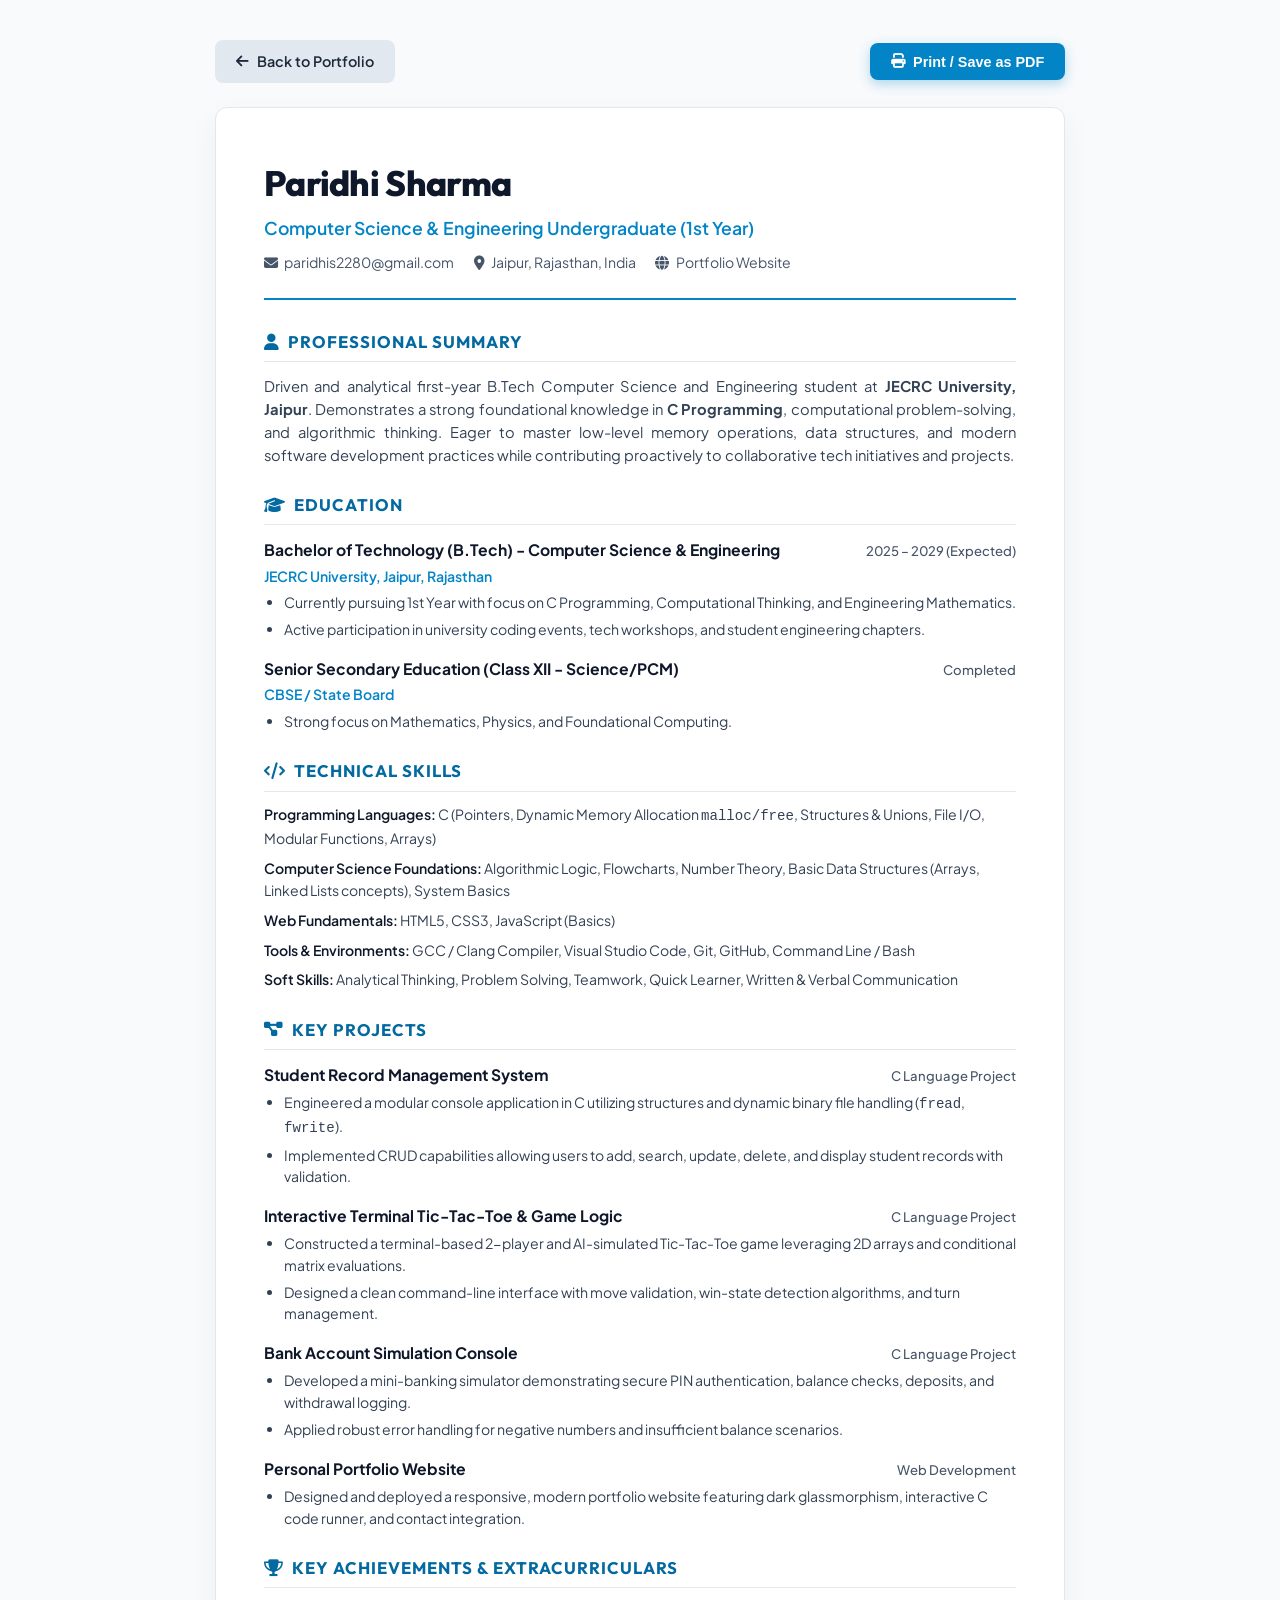
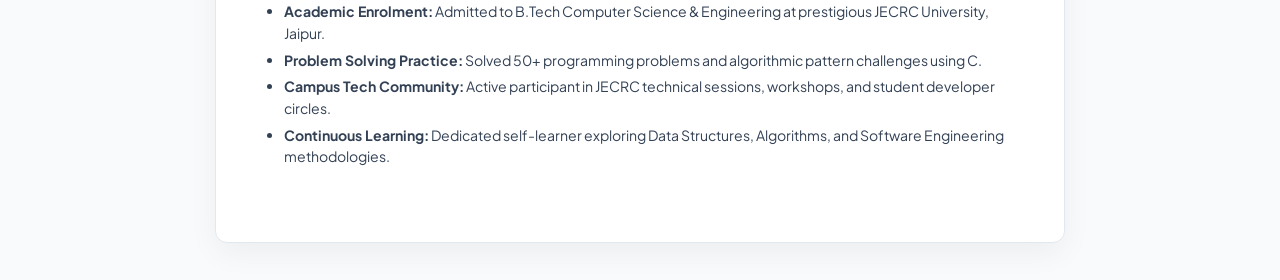
<file: resume.html>
<!DOCTYPE html>
<html lang="en">
<head>
  <meta charset="UTF-8">
  <meta name="viewport" content="width=device-width, initial-scale=1.0">
  <title>Paridhi Sharma - Resume / Curriculum Vitae</title>
  <link rel="preconnect" href="https://fonts.googleapis.com">
  <link rel="preconnect" href="https://fonts.gstatic.com" crossorigin>
  <link href="https://fonts.googleapis.com/css2?family=Outfit:wght@400;600;700;800&family=Plus+Jakarta+Sans:wght@400;500;600;700&display=swap" rel="stylesheet">
  <link rel="stylesheet" href="https://cdnjs.cloudflare.com/ajax/libs/font-awesome/6.5.1/css/all.min.css">
  <style>
    :root {
      --primary: #0284c7;
      --primary-dark: #0369a1;
      --text-dark: #0f172a;
      --text-muted: #475569;
      --bg-page: #f8fafc;
      --border: #e2e8f0;
      --card-bg: #ffffff;
    }

    * {
      box-sizing: border-box;
      margin: 0;
      padding: 0;
    }

    body {
      font-family: 'Plus Jakarta Sans', sans-serif;
      background: var(--bg-page);
      color: var(--text-dark);
      line-height: 1.55;
      padding: 2.5rem 1rem;
    }

    .top-action-bar {
      max-width: 850px;
      margin: 0 auto 1.5rem auto;
      display: flex;
      justify-content: space-between;
      align-items: center;
      gap: 1rem;
    }

    .btn-action {
      display: inline-flex;
      align-items: center;
      gap: 0.5rem;
      padding: 0.65rem 1.3rem;
      border-radius: 8px;
      font-weight: 600;
      font-size: 0.9rem;
      text-decoration: none;
      cursor: pointer;
      border: none;
      transition: all 0.2s;
    }

    .btn-back {
      background: #e2e8f0;
      color: #1e293b;
    }
    .btn-back:hover {
      background: #cbd5e1;
    }

    .btn-print {
      background: #0284c7;
      color: white;
      box-shadow: 0 4px 12px rgba(2, 132, 199, 0.3);
    }
    .btn-print:hover {
      background: #0369a1;
      transform: translateY(-1px);
    }

    .resume-wrapper {
      max-width: 850px;
      margin: 0 auto;
      background: var(--card-bg);
      padding: 3rem;
      border-radius: 12px;
      border: 1px solid var(--border);
      box-shadow: 0 10px 30px rgba(0, 0, 0, 0.05);
    }

    /* Resume Header */
    .resume-header {
      border-bottom: 2px solid var(--primary);
      padding-bottom: 1.5rem;
      margin-bottom: 1.8rem;
      display: flex;
      justify-content: space-between;
      align-items: flex-start;
      gap: 1.5rem;
    }

    .header-main h1 {
      font-family: 'Outfit', sans-serif;
      font-size: 2.2rem;
      font-weight: 800;
      color: var(--text-dark);
      letter-spacing: -0.02em;
      margin-bottom: 0.3rem;
    }

    .header-main h2 {
      font-size: 1.1rem;
      font-weight: 600;
      color: var(--primary);
      margin-bottom: 0.6rem;
    }

    .header-contacts {
      display: flex;
      flex-wrap: wrap;
      gap: 1.2rem;
      font-size: 0.88rem;
      color: var(--text-muted);
    }

    .header-contacts a, .header-contacts span {
      display: inline-flex;
      align-items: center;
      gap: 0.4rem;
      color: inherit;
      text-decoration: none;
    }

    .header-contacts a:hover {
      color: var(--primary);
      text-decoration: underline;
    }

    /* Resume Sections */
    .section-block {
      margin-bottom: 1.6rem;
    }

    .section-title {
      font-family: 'Outfit', sans-serif;
      font-size: 1.05rem;
      text-transform: uppercase;
      font-weight: 700;
      letter-spacing: 0.06em;
      color: var(--primary-dark);
      border-bottom: 1px solid var(--border);
      padding-bottom: 0.4rem;
      margin-bottom: 0.8rem;
      display: flex;
      align-items: center;
      gap: 0.5rem;
    }

    .section-text {
      font-size: 0.92rem;
      color: #334155;
      text-align: justify;
    }

    /* Item Block */
    .resume-item {
      margin-bottom: 1rem;
    }

    .resume-item-header {
      display: flex;
      justify-content: space-between;
      align-items: baseline;
      margin-bottom: 0.2rem;
    }

    .resume-item-header h3 {
      font-size: 0.98rem;
      font-weight: 700;
      color: var(--text-dark);
    }

    .resume-item-sub {
      font-size: 0.88rem;
      font-weight: 600;
      color: var(--primary);
    }

    .resume-item-date {
      font-size: 0.82rem;
      color: var(--text-muted);
      font-weight: 500;
    }

    .resume-bullets {
      list-style-type: disc;
      padding-left: 1.25rem;
      font-size: 0.88rem;
      color: #334155;
      display: flex;
      flex-direction: column;
      gap: 0.3rem;
      margin-top: 0.3rem;
    }

    /* Skills Grid */
    .skills-category {
      margin-bottom: 0.5rem;
      font-size: 0.88rem;
      color: #334155;
    }

    .skills-category strong {
      color: var(--text-dark);
      font-weight: 600;
    }

    /* Print media styling */
    @media print {
      body {
        background: #ffffff;
        padding: 0;
      }
      .top-action-bar {
        display: none !important;
      }
      .resume-wrapper {
        border: none;
        box-shadow: none;
        padding: 0;
        max-width: 100%;
      }
    }

    @media (max-width: 650px) {
      .resume-wrapper {
        padding: 1.5rem;
      }
      .resume-header {
        flex-direction: column;
      }
      .resume-item-header {
        flex-direction: column;
      }
    }
  </style>
</head>
<body>

  <div class="top-action-bar">
    <a href="index.html" class="btn-action btn-back">
      <i class="fa-solid fa-arrow-left"></i> Back to Portfolio
    </a>
    <button onclick="window.print()" class="btn-action btn-print">
      <i class="fa-solid fa-print"></i> Print / Save as PDF
    </button>
  </div>

  <main class="resume-wrapper">
    <!-- Header -->
    <header class="resume-header">
      <div class="header-main">
        <h1>Paridhi Sharma</h1>
        <h2>Computer Science & Engineering Undergraduate (1st Year)</h2>
        <div class="header-contacts">
          <a href="mailto:paridhis2280@gmail.com">
            <i class="fa-solid fa-envelope"></i> paridhis2280@gmail.com
          </a>
          <span>
            <i class="fa-solid fa-location-dot"></i> Jaipur, Rajasthan, India
          </span>
          <a href="index.html">
            <i class="fa-solid fa-globe"></i> Portfolio Website
          </a>
        </div>
      </div>
    </header>

    <!-- Professional Summary -->
    <section class="section-block">
      <h2 class="section-title"><i class="fa-solid fa-user"></i> Professional Summary</h2>
      <p class="section-text">
        Driven and analytical first-year B.Tech Computer Science and Engineering student at <strong>JECRC University, Jaipur</strong>. Demonstrates a strong foundational knowledge in <strong>C Programming</strong>, computational problem-solving, and algorithmic thinking. Eager to master low-level memory operations, data structures, and modern software development practices while contributing proactively to collaborative tech initiatives and projects.
      </p>
    </section>

    <!-- Education -->
    <section class="section-block">
      <h2 class="section-title"><i class="fa-solid fa-graduation-cap"></i> Education</h2>
      <div class="resume-item">
        <div class="resume-item-header">
          <h3>Bachelor of Technology (B.Tech) - Computer Science & Engineering</h3>
          <span class="resume-item-date">2025 – 2029 (Expected)</span>
        </div>
        <div class="resume-item-sub">JECRC University, Jaipur, Rajasthan</div>
        <ul class="resume-bullets">
          <li>Currently pursuing 1st Year with focus on C Programming, Computational Thinking, and Engineering Mathematics.</li>
          <li>Active participation in university coding events, tech workshops, and student engineering chapters.</li>
        </ul>
      </div>

      <div class="resume-item">
        <div class="resume-item-header">
          <h3>Senior Secondary Education (Class XII - Science/PCM)</h3>
          <span class="resume-item-date">Completed</span>
        </div>
        <div class="resume-item-sub">CBSE / State Board</div>
        <ul class="resume-bullets">
          <li>Strong focus on Mathematics, Physics, and Foundational Computing.</li>
        </ul>
      </div>
    </section>

    <!-- Technical Skills -->
    <section class="section-block">
      <h2 class="section-title"><i class="fa-solid fa-code"></i> Technical Skills</h2>
      <div class="skills-category">
        <strong>Programming Languages:</strong> C (Pointers, Dynamic Memory Allocation <code>malloc/free</code>, Structures & Unions, File I/O, Modular Functions, Arrays)
      </div>
      <div class="skills-category">
        <strong>Computer Science Foundations:</strong> Algorithmic Logic, Flowcharts, Number Theory, Basic Data Structures (Arrays, Linked Lists concepts), System Basics
      </div>
      <div class="skills-category">
        <strong>Web Fundamentals:</strong> HTML5, CSS3, JavaScript (Basics)
      </div>
      <div class="skills-category">
        <strong>Tools & Environments:</strong> GCC / Clang Compiler, Visual Studio Code, Git, GitHub, Command Line / Bash
      </div>
      <div class="skills-category">
        <strong>Soft Skills:</strong> Analytical Thinking, Problem Solving, Teamwork, Quick Learner, Written & Verbal Communication
      </div>
    </section>

    <!-- Projects -->
    <section class="section-block">
      <h2 class="section-title"><i class="fa-solid fa-diagram-project"></i> Key Projects</h2>

      <div class="resume-item">
        <div class="resume-item-header">
          <h3>Student Record Management System</h3>
          <span class="resume-item-date">C Language Project</span>
        </div>
        <ul class="resume-bullets">
          <li>Engineered a modular console application in C utilizing structures and dynamic binary file handling (<code>fread</code>, <code>fwrite</code>).</li>
          <li>Implemented CRUD capabilities allowing users to add, search, update, delete, and display student records with validation.</li>
        </ul>
      </div>

      <div class="resume-item">
        <div class="resume-item-header">
          <h3>Interactive Terminal Tic-Tac-Toe & Game Logic</h3>
          <span class="resume-item-date">C Language Project</span>
        </div>
        <ul class="resume-bullets">
          <li>Constructed a terminal-based 2-player and AI-simulated Tic-Tac-Toe game leveraging 2D arrays and conditional matrix evaluations.</li>
          <li>Designed a clean command-line interface with move validation, win-state detection algorithms, and turn management.</li>
        </ul>
      </div>

      <div class="resume-item">
        <div class="resume-item-header">
          <h3>Bank Account Simulation Console</h3>
          <span class="resume-item-date">C Language Project</span>
        </div>
        <ul class="resume-bullets">
          <li>Developed a mini-banking simulator demonstrating secure PIN authentication, balance checks, deposits, and withdrawal logging.</li>
          <li>Applied robust error handling for negative numbers and insufficient balance scenarios.</li>
        </ul>
      </div>

      <div class="resume-item">
        <div class="resume-item-header">
          <h3>Personal Portfolio Website</h3>
          <span class="resume-item-date">Web Development</span>
        </div>
        <ul class="resume-bullets">
          <li>Designed and deployed a responsive, modern portfolio website featuring dark glassmorphism, interactive C code runner, and contact integration.</li>
        </ul>
      </div>
    </section>

    <!-- Achievements & Extracurriculars -->
    <section class="section-block">
      <h2 class="section-title"><i class="fa-solid fa-trophy"></i> Key Achievements & Extracurriculars</h2>
      <ul class="resume-bullets">
        <li><strong>Academic Enrolment:</strong> Admitted to B.Tech Computer Science & Engineering at prestigious JECRC University, Jaipur.</li>
        <li><strong>Problem Solving Practice:</strong> Solved 50+ programming problems and algorithmic pattern challenges using C.</li>
        <li><strong>Campus Tech Community:</strong> Active participant in JECRC technical sessions, workshops, and student developer circles.</li>
        <li><strong>Continuous Learning:</strong> Dedicated self-learner exploring Data Structures, Algorithms, and Software Engineering methodologies.</li>
      </ul>
    </section>
  </main>

</body>
</html>
</file>
